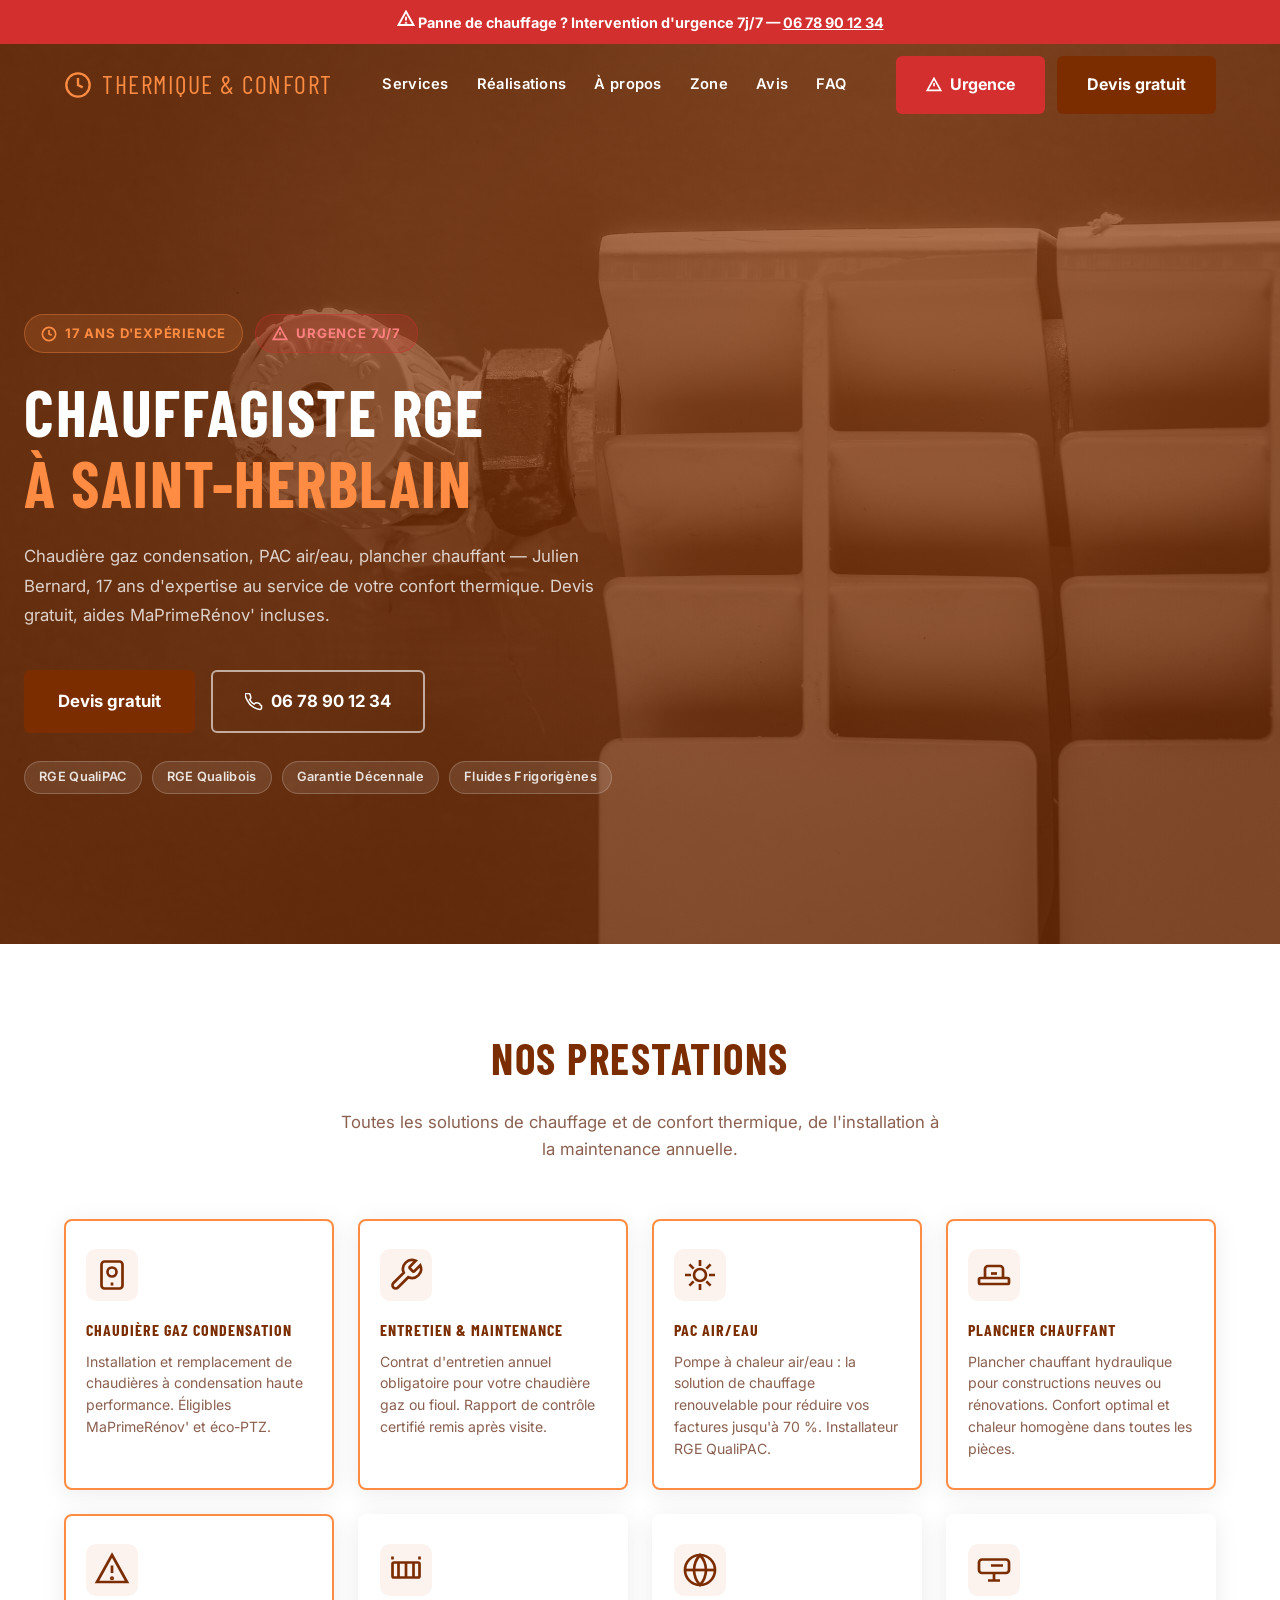
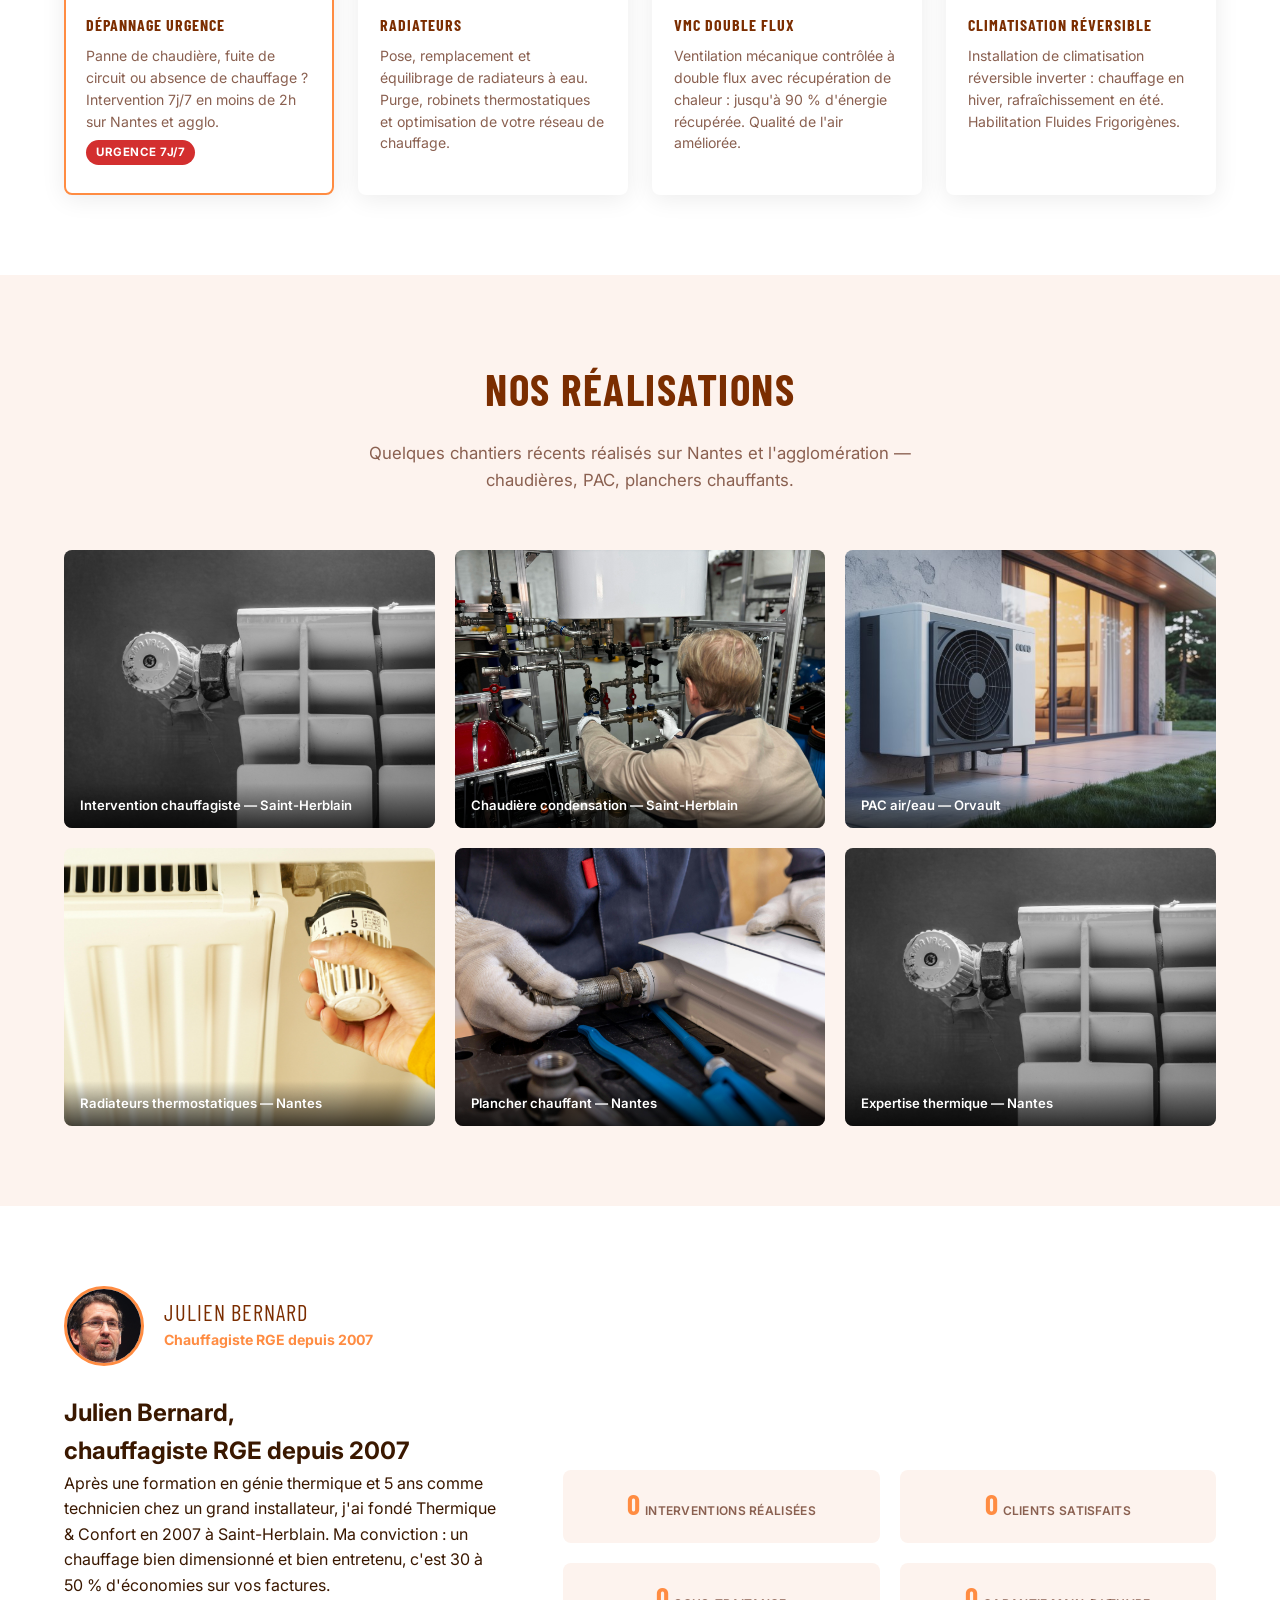
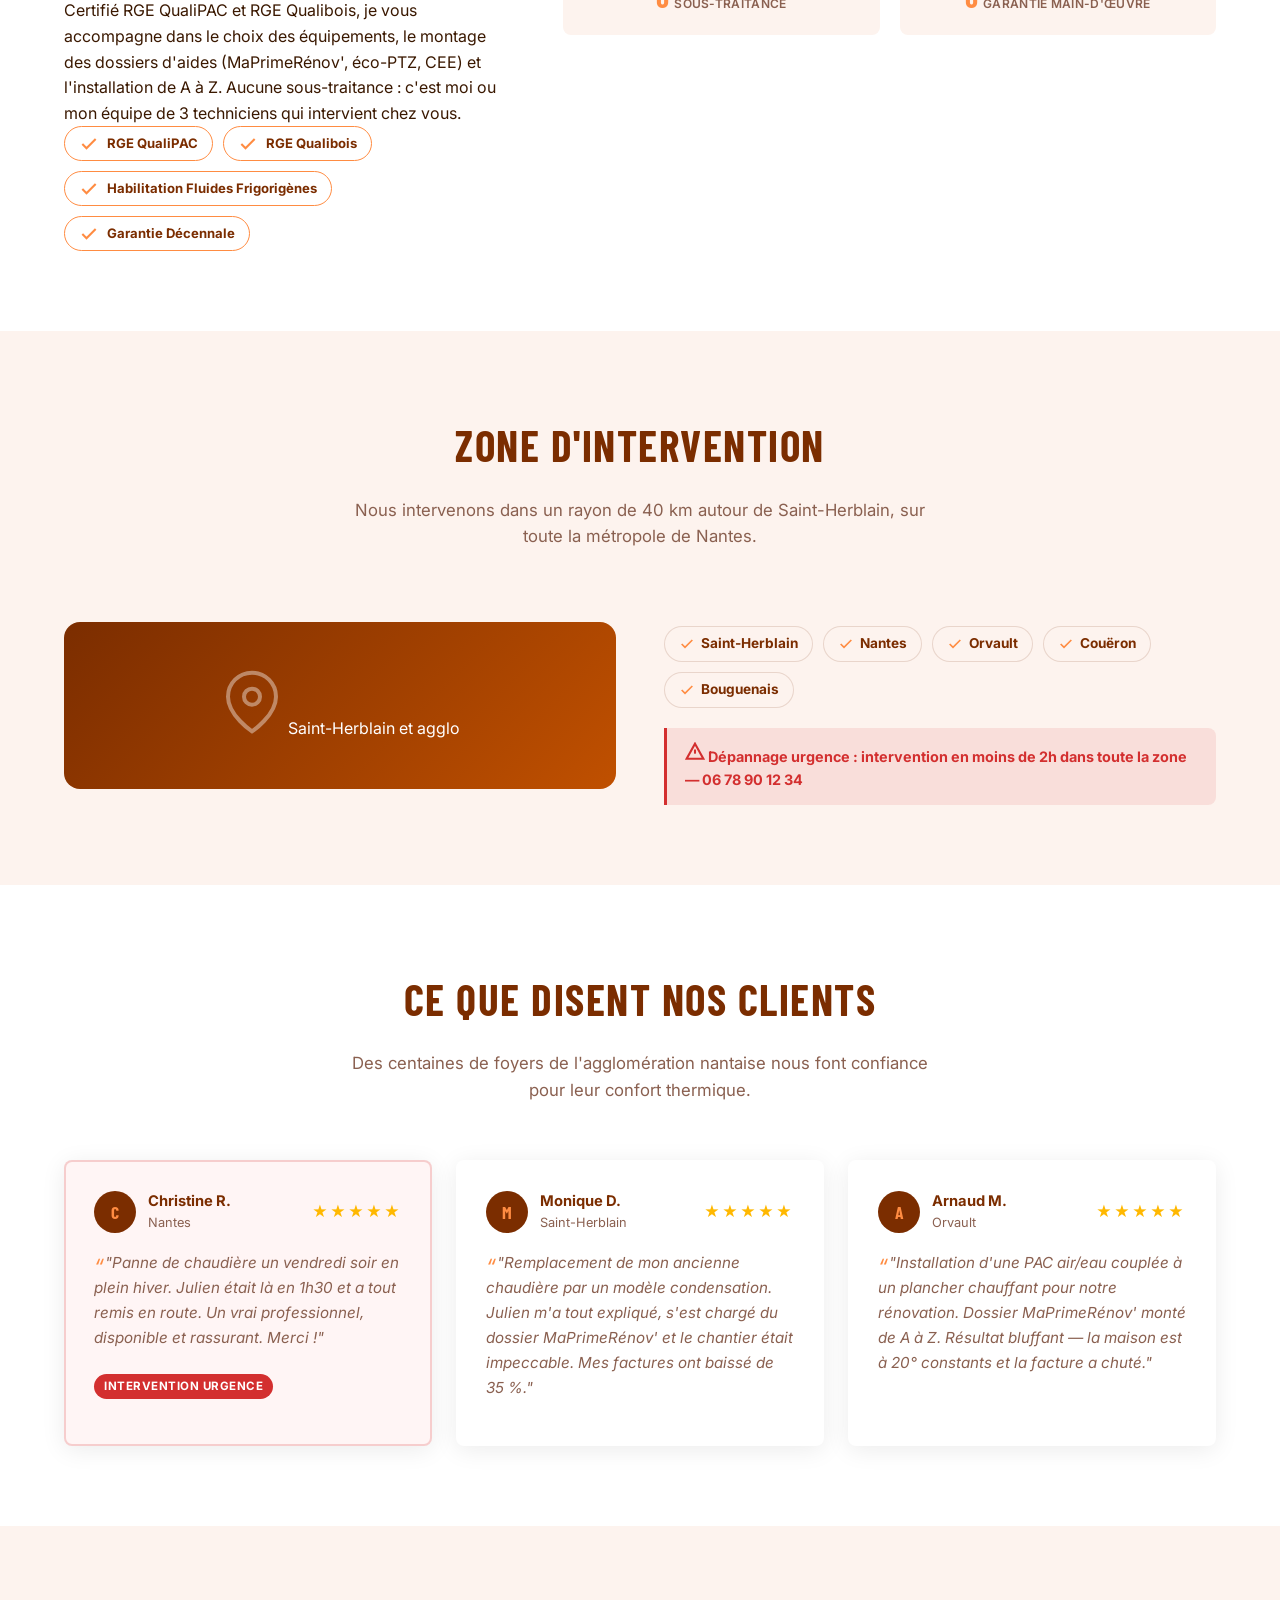
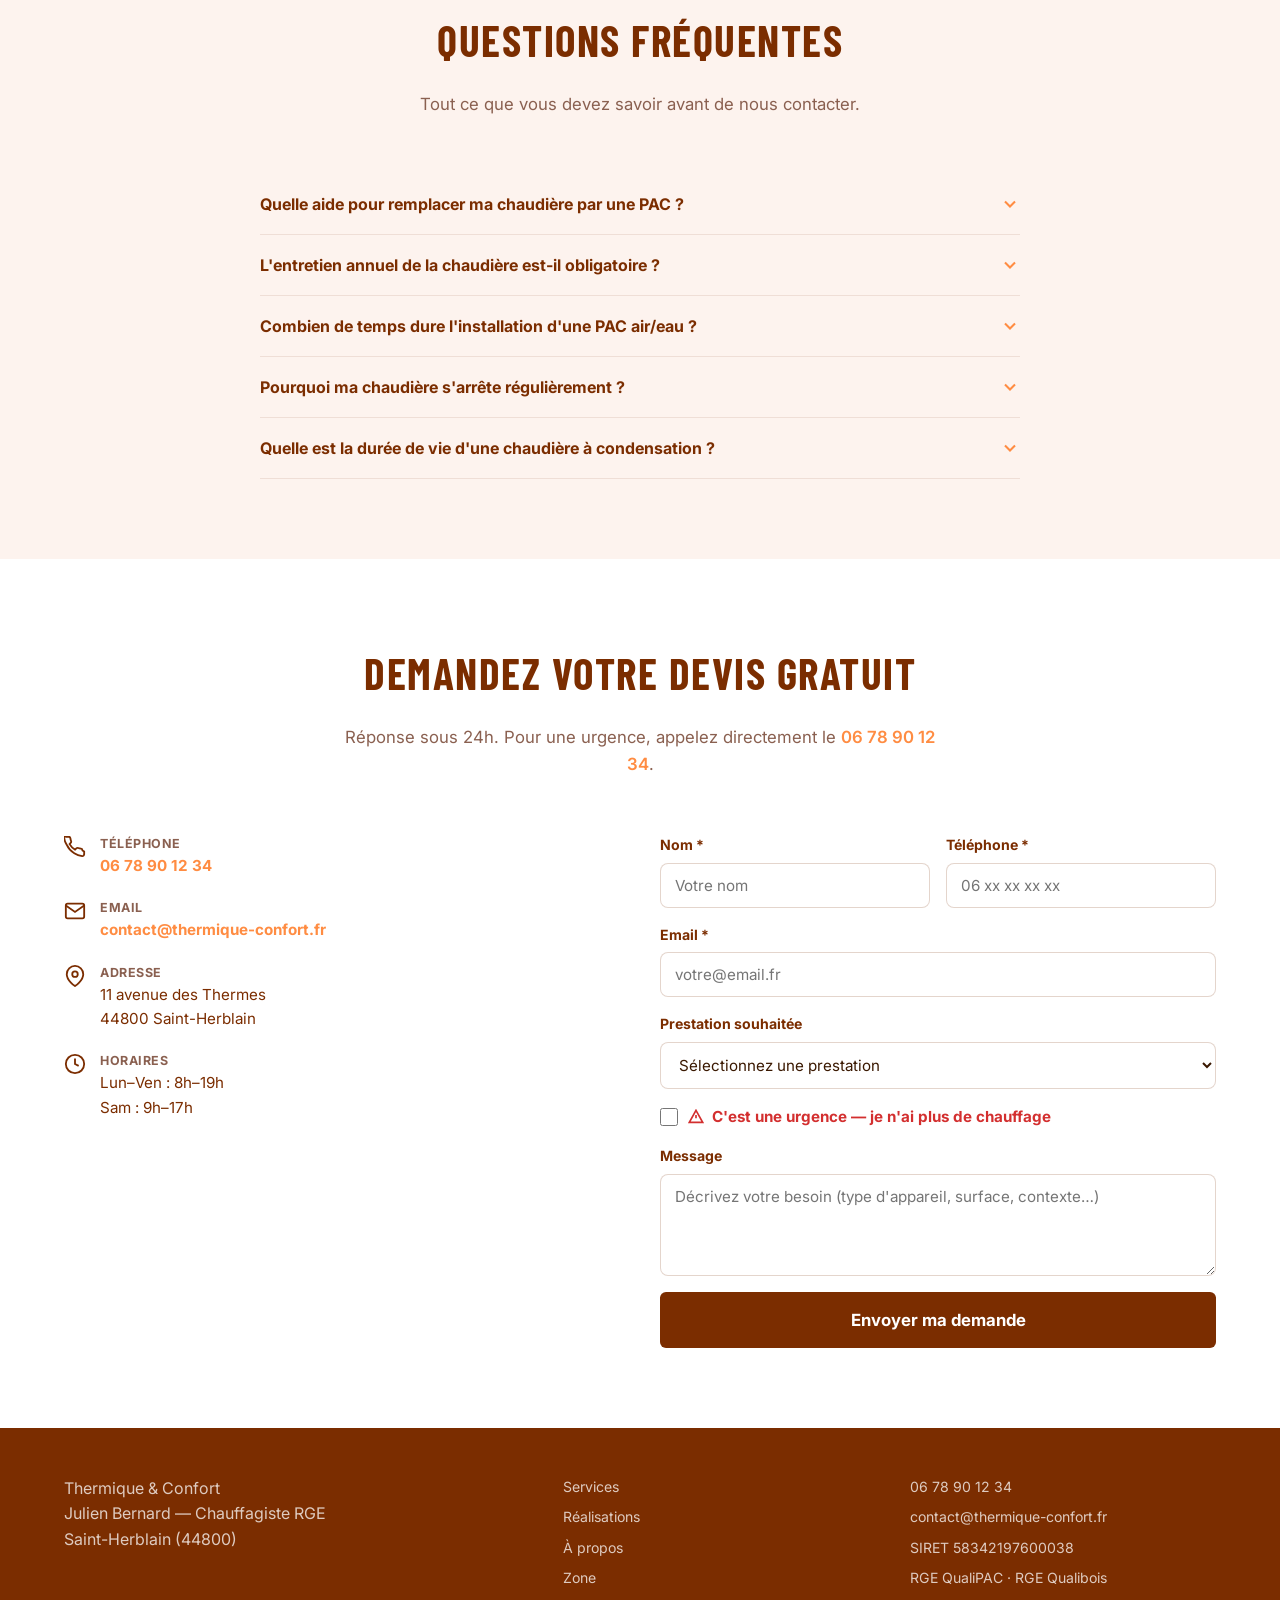
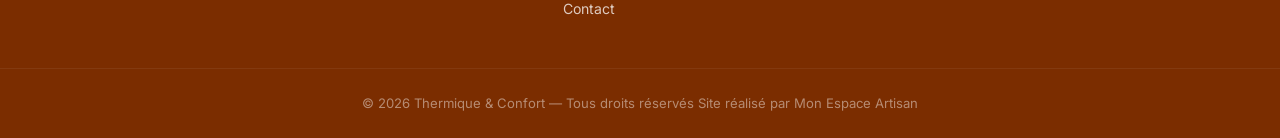
<file: chauffagiste/index.html>
<!DOCTYPE html>
<html lang="fr">
<head>
  <meta charset="UTF-8" />
  <meta name="viewport" content="width=device-width, initial-scale=1.0" />
  <title>Thermique &amp; Confort — Chauffagiste RGE à Saint-Herblain (44)</title>
  <meta name="description" content="Julien Bernard, chauffagiste RGE à Saint-Herblain. Chaudière gaz condensation, PAC air/eau, plancher chauffant, dépannage urgence 7j/7. Intervention rapide sur Nantes et agglo." />
  <link rel="preconnect" href="https://fonts.googleapis.com" />
  <link rel="preconnect" href="https://fonts.gstatic.com" crossorigin />
  <link href="https://fonts.googleapis.com/css2?family=Barlow+Condensed:wght@400;600;700;800&family=Inter:wght@400;500;600&display=swap" rel="stylesheet" />
  <link rel="stylesheet" href="style.css" />
  <script type="application/ld+json">
  {
    "@context": "https://schema.org",
    "@type": ["LocalBusiness", "EmergencyService"],
    "name": "Thermique & Confort",
    "description": "Chauffagiste RGE à Saint-Herblain — chaudière gaz condensation, PAC air/eau, plancher chauffant, dépannage urgence 7j/7",
    "telephone": "+33678901234",
    "email": "contact@thermique-confort.fr",
    "url": "https://thermique-confort.fr",
    "address": {
      "@type": "PostalAddress",
      "streetAddress": "11 avenue des Thermes",
      "addressLocality": "Saint-Herblain",
      "postalCode": "44800",
      "addressCountry": "FR"
    },
    "geo": { "@type": "GeoCoordinates", "latitude": 47.2186, "longitude": -1.6117 },
    "openingHours": ["Mo-Fr 08:00-19:00", "Sa 09:00-17:00"],
    "priceRange": "€€",
    "currenciesAccepted": "EUR",
    "paymentAccepted": "Carte, Virement, Chèque",
    "areaServed": ["Saint-Herblain", "Nantes", "Orvault", "Couëron", "Bouguenais"],
    "founder": { "@type": "Person", "name": "Julien Bernard" },
    "foundingDate": "2007",
    "numberOfEmployees": 3,
    "hasCredential": ["RGE QualiPAC", "RGE Qualibois", "Habilitation Fluides Frigorigènes", "Garantie Décennale"]
  }
  </script>
</head>
<body>

  <!-- BANDEAU URGENCE -->
  <div class="urgence-bar">
    <svg width="18" height="18" viewBox="0 0 24 24" fill="none" stroke="currentColor" stroke-width="2.5"><polygon points="12 2 22 20 2 20"/><line x1="12" y1="9" x2="12" y2="14"/><circle cx="12" cy="17.5" r="0.5" fill="currentColor"/></svg>
    <strong>Panne de chauffage ?</strong> Intervention d'urgence 7j/7 — <a href="tel:0678901234">06 78 90 12 34</a>
  </div>

  <!-- HEADER -->
  <header id="header">
    <div class="header-inner">
      <a href="#hero" class="logo">
        <span class="logo-icon">
          <svg width="28" height="28" viewBox="0 0 24 24" fill="none" stroke="currentColor" stroke-width="2"><path d="M12 2C6.48 2 2 6.48 2 12s4.48 10 10 10 10-4.48 10-10S17.52 2 12 2z"/><path d="M12 6v6l4 2"/></svg>
        </span>
        <span class="logo-text">Thermique &amp; Confort</span>
      </a>
      <nav class="nav-links">
        <a href="#services">Services</a>
        <a href="#realisations">Réalisations</a>
        <a href="#apropos">À propos</a>
        <a href="#zone">Zone</a>
        <a href="#avis">Avis</a>
        <a href="#faq">FAQ</a>
      </nav>
      <div class="header-cta">
        <a href="tel:0678901234" class="btn-urgence">
          <svg width="16" height="16" viewBox="0 0 24 24" fill="none" stroke="currentColor" stroke-width="2.5"><polygon points="12 2 22 20 2 20"/><line x1="12" y1="9" x2="12" y2="14"/></svg>
          Urgence
        </a>
        <a href="#contact" class="btn-primary">Devis gratuit</a>
      </div>
      <button class="hamburger" id="hamburger" aria-label="Menu">
        <span></span><span></span><span></span>
      </button>
    </div>
  </header>

  <!-- MENU MOBILE -->
  <nav class="mobile-nav" id="mobileNav">
    <button class="mobile-close" id="mobileClose" aria-label="Fermer">✕</button>
    <a href="#services">Services</a>
    <a href="#realisations">Réalisations</a>
    <a href="#apropos">À propos</a>
    <a href="#zone">Zone</a>
    <a href="#avis">Avis</a>
    <a href="#faq">FAQ</a>
    <a href="#contact" class="btn-primary">Devis gratuit</a>
    <a href="tel:0678901234" class="btn-urgence">Urgence 7j/7</a>
  </nav>

  <!-- HERO -->
  <section class="hero" id="hero">
    <div class="hero-bg"></div>
    <div class="hero-content">
      <div class="hero-badges">
        <span class="hero-badge float">
          <svg width="16" height="16" viewBox="0 0 24 24" fill="none" stroke="currentColor" stroke-width="2.5"><circle cx="12" cy="12" r="10"/><path d="M12 6v6l4 2"/></svg>
          17 ans d'expérience
        </span>
        <span class="hero-badge hero-badge--urgence float" style="animation-delay:.3s">
          <svg width="16" height="16" viewBox="0 0 24 24" fill="none" stroke="currentColor" stroke-width="2.5"><polygon points="12 2 22 20 2 20"/><line x1="12" y1="9" x2="12" y2="14"/></svg>
          Urgence 7j/7
        </span>
      </div>
      <h1>Chauffagiste RGE<br /><em>à Saint-Herblain</em></h1>
      <p class="hero-sub">Chaudière gaz condensation, PAC air/eau, plancher chauffant — Julien Bernard, 17 ans d'expertise au service de votre confort thermique. Devis gratuit, aides MaPrimeRénov' incluses.</p>
      <div class="hero-actions">
        <a href="#contact" class="btn-primary btn-lg">Devis gratuit</a>
        <a href="tel:0678901234" class="btn-outline btn-lg">
          <svg width="18" height="18" viewBox="0 0 24 24" fill="none" stroke="currentColor" stroke-width="2"><path d="M22 16.92v3a2 2 0 01-2.18 2 19.8 19.8 0 01-8.63-3.07A19.5 19.5 0 013.07 9.81a19.8 19.8 0 01-3.07-8.68A2 2 0 012 .82h3a2 2 0 012 1.72c.13 1 .37 1.97.7 2.9a2 2 0 01-.45 2.11L6.09 8.91a16 16 0 006 6l1.36-1.36a2 2 0 012.11-.45c.93.34 1.9.57 2.9.7a2 2 0 011.72 2.02z"/></svg>
          06 78 90 12 34
        </a>
      </div>
      <div class="hero-certs">
        <span>RGE QualiPAC</span>
        <span>RGE Qualibois</span>
        <span>Garantie Décennale</span>
        <span>Fluides Frigorigènes</span>
      </div>
    </div>
  </section>

  <!-- SERVICES -->
  <section class="services section" id="services">
    <div class="container">
      <div class="section-header">
        <h2>Nos prestations</h2>
        <p>Toutes les solutions de chauffage et de confort thermique, de l'installation à la maintenance annuelle.</p>
      </div>
      <div class="services-grid">

        <!-- Chaudière gaz condensation — featured -->
        <div class="service-card featured">
          <div class="service-icon">
            <svg width="36" height="36" viewBox="0 0 24 24" fill="none" stroke="currentColor" stroke-width="1.8"><rect x="5" y="3" width="14" height="18" rx="2"/><circle cx="12" cy="10" r="3"/><line x1="12" y1="17" x2="12" y2="19"/><line x1="8" y1="7" x2="8" y2="7"/><line x1="16" y1="7" x2="16" y2="7"/></svg>
          </div>
          <h3>Chaudière gaz condensation</h3>
          <p>Installation et remplacement de chaudières à condensation haute performance. Éligibles MaPrimeRénov' et éco-PTZ.</p>
        </div>

        <!-- Entretien/maintenance — featured -->
        <div class="service-card featured">
          <div class="service-icon">
            <svg width="36" height="36" viewBox="0 0 24 24" fill="none" stroke="currentColor" stroke-width="1.8"><path d="M14.7 6.3a1 1 0 000 1.4l1.6 1.6a1 1 0 001.4 0l3.77-3.77a6 6 0 01-7.94 7.94l-6.91 6.91a2.12 2.12 0 01-3-3l6.91-6.91a6 6 0 017.94-7.94l-3.77 3.77z"/></svg>
          </div>
          <h3>Entretien &amp; maintenance</h3>
          <p>Contrat d'entretien annuel obligatoire pour votre chaudière gaz ou fioul. Rapport de contrôle certifié remis après visite.</p>
        </div>

        <!-- PAC air/eau — featured -->
        <div class="service-card featured">
          <div class="service-icon">
            <svg width="36" height="36" viewBox="0 0 24 24" fill="none" stroke="currentColor" stroke-width="1.8"><path d="M12 2v4M12 18v4M4.93 4.93l2.83 2.83M16.24 16.24l2.83 2.83M2 12h4M18 12h4M4.93 19.07l2.83-2.83M16.24 7.76l2.83-2.83"/><circle cx="12" cy="12" r="4"/></svg>
          </div>
          <h3>PAC air/eau</h3>
          <p>Pompe à chaleur air/eau : la solution de chauffage renouvelable pour réduire vos factures jusqu'à 70 %. Installateur RGE QualiPAC.</p>
        </div>

        <!-- Plancher chauffant — featured -->
        <div class="service-card featured">
          <div class="service-icon">
            <svg width="36" height="36" viewBox="0 0 24 24" fill="none" stroke="currentColor" stroke-width="1.8"><rect x="2" y="14" width="20" height="4" rx="1"/><path d="M6 14V8a2 2 0 012-2h8a2 2 0 012 2v6"/><path d="M10 11h4"/></svg>
          </div>
          <h3>Plancher chauffant</h3>
          <p>Plancher chauffant hydraulique pour constructions neuves ou rénovations. Confort optimal et chaleur homogène dans toutes les pièces.</p>
        </div>

        <!-- Dépannage urgence — featured -->
        <div class="service-card featured">
          <div class="service-icon">
            <svg width="36" height="36" viewBox="0 0 24 24" fill="none" stroke="currentColor" stroke-width="1.8"><polygon points="12 2 22 20 2 20"/><line x1="12" y1="9" x2="12" y2="14"/><circle cx="12" cy="17.5" r="0.5" fill="currentColor"/></svg>
          </div>
          <h3>Dépannage urgence</h3>
          <p>Panne de chaudière, fuite de circuit ou absence de chauffage ? Intervention 7j/7 en moins de 2h sur Nantes et agglo.</p>
          <span class="badge-urgence">URGENCE 7j/7</span>
        </div>

        <!-- Radiateurs -->
        <div class="service-card">
          <div class="service-icon">
            <svg width="36" height="36" viewBox="0 0 24 24" fill="none" stroke="currentColor" stroke-width="1.8"><rect x="3" y="7" width="18" height="10" rx="1"/><line x1="7" y1="7" x2="7" y2="17"/><line x1="12" y1="7" x2="12" y2="17"/><line x1="17" y1="7" x2="17" y2="17"/><line x1="3" y1="3" x2="3" y2="5"/><line x1="21" y1="3" x2="21" y2="5"/></svg>
          </div>
          <h3>Radiateurs</h3>
          <p>Pose, remplacement et équilibrage de radiateurs à eau. Purge, robinets thermostatiques et optimisation de votre réseau de chauffage.</p>
        </div>

        <!-- VMC double flux -->
        <div class="service-card">
          <div class="service-icon">
            <svg width="36" height="36" viewBox="0 0 24 24" fill="none" stroke="currentColor" stroke-width="1.8"><circle cx="12" cy="12" r="10"/><path d="M12 2a15.3 15.3 0 014 10 15.3 15.3 0 01-4 10 15.3 15.3 0 01-4-10 15.3 15.3 0 014-10z"/><path d="M2 12h20"/></svg>
          </div>
          <h3>VMC double flux</h3>
          <p>Ventilation mécanique contrôlée à double flux avec récupération de chaleur : jusqu'à 90 % d'énergie récupérée. Qualité de l'air améliorée.</p>
        </div>

        <!-- Climatisation réversible -->
        <div class="service-card">
          <div class="service-icon">
            <svg width="36" height="36" viewBox="0 0 24 24" fill="none" stroke="currentColor" stroke-width="1.8"><rect x="2" y="5" width="20" height="9" rx="2"/><path d="M8 19h8M12 14v5"/><path d="M6 9h.01M10 9h8"/></svg>
          </div>
          <h3>Climatisation réversible</h3>
          <p>Installation de climatisation réversible inverter : chauffage en hiver, rafraîchissement en été. Habilitation Fluides Frigorigènes.</p>
        </div>

      </div>
    </div>
  </section>

  <!-- RÉALISATIONS -->
  <section class="realisations section section--alt" id="realisations">
    <div class="container">
      <div class="section-header">
        <h2>Nos réalisations</h2>
        <p>Quelques chantiers récents réalisés sur Nantes et l'agglomération — chaudières, PAC, planchers chauffants.</p>
      </div>
      <div class="gallery-grid">
        <div class="gallery-item">
          <img src="images/hero.jpg" alt="Chauffagiste en intervention — Thermique & Confort Saint-Herblain" loading="lazy">
          <div class="gallery-caption">Intervention chauffagiste — Saint-Herblain</div>
        </div>
        <div class="gallery-item">
          <img src="images/chaudiere.jpg" alt="Chaudière condensation installée — Thermique & Confort Saint-Herblain" loading="lazy">
          <div class="gallery-caption">Chaudière condensation — Saint-Herblain</div>
        </div>
        <div class="gallery-item">
          <img src="images/pac.jpg" alt="PAC air/eau installée — Thermique & Confort Orvault" loading="lazy">
          <div class="gallery-caption">PAC air/eau — Orvault</div>
        </div>
        <div class="gallery-item">
          <img src="images/radiateur.jpg" alt="Radiateurs thermostatiques installés — Thermique & Confort Nantes" loading="lazy">
          <div class="gallery-caption">Radiateurs thermostatiques — Nantes</div>
        </div>
        <div class="gallery-item">
          <img src="images/installation.jpg" alt="Plancher chauffant hydraulique — Thermique & Confort Nantes" loading="lazy">
          <div class="gallery-caption">Plancher chauffant — Nantes</div>
        </div>
        <div class="gallery-item">
          <img src="images/hero.jpg" alt="Savoir-faire thermique professionnelle — Thermique & Confort" loading="lazy">
          <div class="gallery-caption">Expertise thermique — Nantes</div>
        </div>
      </div>
    </div>
  </section>

  <!-- À PROPOS -->
  <section class="apropos section" id="apropos">
    <div class="container apropos-inner">
      <div class="apropos-text">
        <div class="apropos-header">
          <img src="images/avatar.jpg" alt="Julien Bernard, chauffagiste RGE à Saint-Herblain" class="apropos-avatar-img" width="80" height="80" loading="lazy">
          <div class="apropos-header-info">
            <p class="apropos-name">Julien Bernard</p>
            <p class="apropos-title-txt">Chauffagiste RGE depuis 2007</p>
          </div>
        </div>
        <h2>Julien Bernard,<br />chauffagiste RGE depuis 2007</h2>
        <p>Après une formation en génie thermique et 5 ans comme technicien chez un grand installateur, j'ai fondé Thermique &amp; Confort en 2007 à Saint-Herblain. Ma conviction : un chauffage bien dimensionné et bien entretenu, c'est 30 à 50 % d'économies sur vos factures.</p>
        <p>Certifié RGE QualiPAC et RGE Qualibois, je vous accompagne dans le choix des équipements, le montage des dossiers d'aides (MaPrimeRénov', éco-PTZ, CEE) et l'installation de A à Z. Aucune sous-traitance : c'est moi ou mon équipe de 3 techniciens qui intervient chez vous.</p>
        <ul class="apropos-certifs">
          <li>
            <svg width="20" height="20" viewBox="0 0 24 24" fill="none" stroke="currentColor" stroke-width="2.5"><polyline points="20 6 9 17 4 12"/></svg>
            RGE QualiPAC
          </li>
          <li>
            <svg width="20" height="20" viewBox="0 0 24 24" fill="none" stroke="currentColor" stroke-width="2.5"><polyline points="20 6 9 17 4 12"/></svg>
            RGE Qualibois
          </li>
          <li>
            <svg width="20" height="20" viewBox="0 0 24 24" fill="none" stroke="currentColor" stroke-width="2.5"><polyline points="20 6 9 17 4 12"/></svg>
            Habilitation Fluides Frigorigènes
          </li>
          <li>
            <svg width="20" height="20" viewBox="0 0 24 24" fill="none" stroke="currentColor" stroke-width="2.5"><polyline points="20 6 9 17 4 12"/></svg>
            Garantie Décennale
          </li>
        </ul>
      </div>
      <div class="apropos-stats">
        <div class="stat-card">
          <span class="stat-num" data-target="920" data-suffix="">0</span>
          <span class="stat-label">Interventions réalisées</span>
        </div>
        <div class="stat-card">
          <span class="stat-num" data-target="100" data-suffix="%">0</span>
          <span class="stat-label">Clients satisfaits</span>
        </div>
        <div class="stat-card">
          <span class="stat-num" data-target="0" data-suffix="%">0</span>
          <span class="stat-label">Sous-traitance</span>
        </div>
        <div class="stat-card">
          <span class="stat-num" data-target="2" data-suffix=" ans">0</span>
          <span class="stat-label">Garantie main-d'œuvre</span>
        </div>
      </div>
    </div>
  </section>

  <!-- ZONE D'INTERVENTION -->
  <section class="zone section section--alt" id="zone">
    <div class="container">
      <div class="section-header">
        <h2>Zone d'intervention</h2>
        <p>Nous intervenons dans un rayon de 40 km autour de Saint-Herblain, sur toute la métropole de Nantes.</p>
      </div>
      <div class="zone-inner">
        <div class="zone-map">
          <div class="zone-map-placeholder">
            <svg width="64" height="64" viewBox="0 0 24 24" fill="none" stroke="currentColor" stroke-width="1.5" opacity=".4"><path d="M21 10c0 7-9 13-9 13s-9-6-9-13a9 9 0 0118 0z"/><circle cx="12" cy="10" r="3"/></svg>
            <span>Saint-Herblain et agglo</span>
          </div>
        </div>
        <div class="zone-content">
          <div class="zone-communes">
            <div class="zone-commune">
              <svg width="16" height="16" viewBox="0 0 24 24" fill="none" stroke="currentColor" stroke-width="2.5"><polyline points="20 6 9 17 4 12"/></svg>
              Saint-Herblain
            </div>
            <div class="zone-commune">
              <svg width="16" height="16" viewBox="0 0 24 24" fill="none" stroke="currentColor" stroke-width="2.5"><polyline points="20 6 9 17 4 12"/></svg>
              Nantes
            </div>
            <div class="zone-commune">
              <svg width="16" height="16" viewBox="0 0 24 24" fill="none" stroke="currentColor" stroke-width="2.5"><polyline points="20 6 9 17 4 12"/></svg>
              Orvault
            </div>
            <div class="zone-commune">
              <svg width="16" height="16" viewBox="0 0 24 24" fill="none" stroke="currentColor" stroke-width="2.5"><polyline points="20 6 9 17 4 12"/></svg>
              Couëron
            </div>
            <div class="zone-commune">
              <svg width="16" height="16" viewBox="0 0 24 24" fill="none" stroke="currentColor" stroke-width="2.5"><polyline points="20 6 9 17 4 12"/></svg>
              Bouguenais
            </div>
          </div>
          <div class="zone-urgence-note">
            <svg width="20" height="20" viewBox="0 0 24 24" fill="none" stroke="currentColor" stroke-width="2.5"><polygon points="12 2 22 20 2 20"/><line x1="12" y1="9" x2="12" y2="14"/></svg>
            <span>Dépannage urgence : intervention en moins de 2h dans toute la zone — <a href="tel:0678901234">06 78 90 12 34</a></span>
          </div>
        </div>
      </div>
    </div>
  </section>

  <!-- AVIS CLIENTS -->
  <section class="avis section" id="avis">
    <div class="container">
      <div class="section-header">
        <h2>Ce que disent nos clients</h2>
        <p>Des centaines de foyers de l'agglomération nantaise nous font confiance pour leur confort thermique.</p>
      </div>
      <div class="temoignages-grid">

        <div class="temoignage-card temoignage-card--urgence">
          <div class="temoignage-header">
            <div class="temoignage-avatar">C</div>
            <div>
              <strong>Christine R.</strong>
              <span>Nantes</span>
            </div>
            <div class="temoignage-stars">★★★★★</div>
          </div>
          <p class="temoignage-text">"Panne de chaudière un vendredi soir en plein hiver. Julien était là en 1h30 et a tout remis en route. Un vrai professionnel, disponible et rassurant. Merci !"</p>
          <span class="badge-urgence">Intervention urgence</span>
        </div>

        <div class="temoignage-card">
          <div class="temoignage-header">
            <div class="temoignage-avatar">M</div>
            <div>
              <strong>Monique D.</strong>
              <span>Saint-Herblain</span>
            </div>
            <div class="temoignage-stars">★★★★★</div>
          </div>
          <p class="temoignage-text">"Remplacement de mon ancienne chaudière par un modèle condensation. Julien m'a tout expliqué, s'est chargé du dossier MaPrimeRénov' et le chantier était impeccable. Mes factures ont baissé de 35 %."</p>
        </div>

        <div class="temoignage-card">
          <div class="temoignage-header">
            <div class="temoignage-avatar">A</div>
            <div>
              <strong>Arnaud M.</strong>
              <span>Orvault</span>
            </div>
            <div class="temoignage-stars">★★★★★</div>
          </div>
          <p class="temoignage-text">"Installation d'une PAC air/eau couplée à un plancher chauffant pour notre rénovation. Dossier MaPrimeRénov' monté de A à Z. Résultat bluffant — la maison est à 20° constants et la facture a chuté."</p>
        </div>

      </div>
    </div>
  </section>

  <!-- FAQ -->
  <section class="faq section section--alt" id="faq">
    <div class="container">
      <div class="section-header">
        <h2>Questions fréquentes</h2>
        <p>Tout ce que vous devez savoir avant de nous contacter.</p>
      </div>
      <div class="faq-list">

        <div class="faq-item">
          <button class="faq-question">
            Quelle aide pour remplacer ma chaudière par une PAC ?
            <svg class="faq-icon" width="20" height="20" viewBox="0 0 24 24" fill="none" stroke="currentColor" stroke-width="2.5"><polyline points="6 9 12 15 18 9"/></svg>
          </button>
          <div class="faq-answer">
            <p>Plusieurs aides sont cumulables : <strong>MaPrimeRénov'</strong> (jusqu'à 4 000 € pour une PAC air/eau), <strong>l'éco-PTZ</strong> (prêt à taux zéro), les <strong>CEE</strong> (Certificats d'Économies d'Énergie) et la TVA réduite à 5,5 %. Nous montons votre dossier entièrement. Appelez-nous pour une estimation personnalisée.</p>
          </div>
        </div>

        <div class="faq-item">
          <button class="faq-question">
            L'entretien annuel de la chaudière est-il obligatoire ?
            <svg class="faq-icon" width="20" height="20" viewBox="0 0 24 24" fill="none" stroke="currentColor" stroke-width="2.5"><polyline points="6 9 12 15 18 9"/></svg>
          </button>
          <div class="faq-answer">
            <p>Oui, l'entretien annuel est <strong>obligatoire</strong> pour toute chaudière à gaz ou fioul de puissance supérieure à 4 kW. Il doit être réalisé par un professionnel qualifié qui remet une attestation. En cas de sinistre, l'absence d'entretien peut entraîner un refus de prise en charge par l'assurance.</p>
          </div>
        </div>

        <div class="faq-item">
          <button class="faq-question">
            Combien de temps dure l'installation d'une PAC air/eau ?
            <svg class="faq-icon" width="20" height="20" viewBox="0 0 24 24" fill="none" stroke="currentColor" stroke-width="2.5"><polyline points="6 9 12 15 18 9"/></svg>
          </button>
          <div class="faq-answer">
            <p>Pour une installation standard en remplacement d'une chaudière existante, comptez <strong>2 à 3 jours</strong>. Si des travaux de réseau sont nécessaires (remplacement des émetteurs ou pose d'un plancher chauffant), le chantier s'étend sur 3 à 5 jours. Nous planifions les travaux pour minimiser l'interruption de chauffage.</p>
          </div>
        </div>

        <div class="faq-item">
          <button class="faq-question">
            Pourquoi ma chaudière s'arrête régulièrement ?
            <svg class="faq-icon" width="20" height="20" viewBox="0 0 24 24" fill="none" stroke="currentColor" stroke-width="2.5"><polyline points="6 9 12 15 18 9"/></svg>
          </button>
          <div class="faq-answer">
            <p>Les causes les plus fréquentes sont : une pression d'eau basse dans le circuit (vérifiez le manomètre, entre 1 et 2 bars), un filtre encrassé, un problème de sonde ou de carte électronique. Si votre chaudière affiche un code erreur, notez-le avant d'appeler — cela accélère le diagnostic et l'intervention.</p>
          </div>
        </div>

        <div class="faq-item">
          <button class="faq-question">
            Quelle est la durée de vie d'une chaudière à condensation ?
            <svg class="faq-icon" width="20" height="20" viewBox="0 0 24 24" fill="none" stroke="currentColor" stroke-width="2.5"><polyline points="6 9 12 15 18 9"/></svg>
          </button>
          <div class="faq-answer">
            <p>Une chaudière à condensation correctement entretenue dure en moyenne <strong>15 à 20 ans</strong>. L'entretien annuel est la clé : il prévient les pannes, maintient le rendement et prolonge la durée de vie de l'appareil. Au-delà de 15 ans, un remplacement peut être plus économique que des réparations répétées.</p>
          </div>
        </div>

      </div>
    </div>
  </section>

  <!-- CONTACT -->
  <section class="contact section" id="contact">
    <div class="container">
      <div class="section-header">
        <h2>Demandez votre devis gratuit</h2>
        <p>Réponse sous 24h. Pour une urgence, appelez directement le <a href="tel:0678901234" style="color:var(--color-accent);font-weight:600;">06 78 90 12 34</a>.</p>
      </div>
      <div class="contact-inner">
        <div class="contact-info">
          <div class="contact-item">
            <svg width="22" height="22" viewBox="0 0 24 24" fill="none" stroke="currentColor" stroke-width="2"><path d="M22 16.92v3a2 2 0 01-2.18 2 19.8 19.8 0 01-8.63-3.07A19.5 19.5 0 013.07 9.81a19.8 19.8 0 01-3.07-8.68A2 2 0 012 .82h3a2 2 0 012 1.72c.13 1 .37 1.97.7 2.9a2 2 0 01-.45 2.11L6.09 8.91a16 16 0 006 6l1.36-1.36a2 2 0 012.11-.45c.93.34 1.9.57 2.9.7a2 2 0 011.72 2.02z"/></svg>
            <div>
              <strong>Téléphone</strong>
              <a href="tel:0678901234">06 78 90 12 34</a>
            </div>
          </div>
          <div class="contact-item">
            <svg width="22" height="22" viewBox="0 0 24 24" fill="none" stroke="currentColor" stroke-width="2"><path d="M4 4h16c1.1 0 2 .9 2 2v12c0 1.1-.9 2-2 2H4c-1.1 0-2-.9-2-2V6c0-1.1.9-2 2-2z"/><polyline points="22,6 12,13 2,6"/></svg>
            <div>
              <strong>Email</strong>
              <a href="mailto:contact@thermique-confort.fr">contact@thermique-confort.fr</a>
            </div>
          </div>
          <div class="contact-item">
            <svg width="22" height="22" viewBox="0 0 24 24" fill="none" stroke="currentColor" stroke-width="2"><path d="M21 10c0 7-9 13-9 13s-9-6-9-13a9 9 0 0118 0z"/><circle cx="12" cy="10" r="3"/></svg>
            <div>
              <strong>Adresse</strong>
              <span>11 avenue des Thermes<br />44800 Saint-Herblain</span>
            </div>
          </div>
          <div class="contact-item">
            <svg width="22" height="22" viewBox="0 0 24 24" fill="none" stroke="currentColor" stroke-width="2"><circle cx="12" cy="12" r="10"/><polyline points="12 6 12 12 16 14"/></svg>
            <div>
              <strong>Horaires</strong>
              <span>Lun–Ven : 8h–19h<br />Sam : 9h–17h</span>
            </div>
          </div>
        </div>
        <div class="contact-form-wrap">
          <form id="contactForm" novalidate>
            <div class="form-row">
              <div class="form-group">
                <label for="nom">Nom *</label>
                <input type="text" id="nom" name="nom" placeholder="Votre nom" required />
              </div>
              <div class="form-group">
                <label for="telephone">Téléphone *</label>
                <input type="tel" id="telephone" name="telephone" placeholder="06 xx xx xx xx" required />
              </div>
            </div>
            <div class="form-group">
              <label for="email">Email *</label>
              <input type="email" id="email" name="email" placeholder="votre@email.fr" required />
            </div>
            <div class="form-group">
              <label for="prestation">Prestation souhaitée</label>
              <select id="prestation" name="prestation">
                <option value="">Sélectionnez une prestation</option>
                <option>Chaudière gaz condensation</option>
                <option>Entretien / maintenance</option>
                <option>PAC air/eau</option>
                <option>Plancher chauffant</option>
                <option>Dépannage urgence</option>
                <option>Radiateurs</option>
                <option>VMC double flux</option>
                <option>Climatisation réversible</option>
                <option>Autre</option>
              </select>
            </div>
            <div class="form-urgence-row" id="urgenceRow">
              <label class="urgence-checkbox">
                <input type="checkbox" id="urgenceCheck" name="urgence" />
                <span class="urgence-checkbox-label">
                  <svg width="16" height="16" viewBox="0 0 24 24" fill="none" stroke="currentColor" stroke-width="2.5"><polygon points="12 2 22 20 2 20"/><line x1="12" y1="9" x2="12" y2="14"/></svg>
                  C'est une urgence — je n'ai plus de chauffage
                </span>
              </label>
            </div>
            <div class="form-group">
              <label for="message">Message</label>
              <textarea id="message" name="message" rows="4" placeholder="Décrivez votre besoin (type d'appareil, surface, contexte…)"></textarea>
            </div>
            <button type="submit" class="btn-primary btn-lg btn-full">Envoyer ma demande</button>
          </form>
          <div id="formSuccess" style="display:none;">
            <div class="form-success">
              <svg width="48" height="48" viewBox="0 0 24 24" fill="none" stroke="currentColor" stroke-width="2"><path d="M22 11.08V12a10 10 0 11-5.93-9.14"/><polyline points="22 4 12 14.01 9 11.01"/></svg>
              <h3>Demande envoyée !</h3>
              <p>Julien Bernard vous recontacte dans les 24h. Pour une urgence : <a href="tel:0678901234">06 78 90 12 34</a></p>
            </div>
          </div>
        </div>
      </div>
    </div>
  </section>

  <!-- FOOTER -->
  <footer class="footer">
    <div class="container footer-inner">
      <div class="footer-brand">
        <span class="logo-text">Thermique &amp; Confort</span>
        <p>Julien Bernard — Chauffagiste RGE<br />Saint-Herblain (44800)</p>
      </div>
      <div class="footer-links">
        <a href="#services">Services</a>
        <a href="#realisations">Réalisations</a>
        <a href="#apropos">À propos</a>
        <a href="#zone">Zone</a>
        <a href="#contact">Contact</a>
      </div>
      <div class="footer-contact">
        <a href="tel:0678901234">06 78 90 12 34</a>
        <a href="mailto:contact@thermique-confort.fr">contact@thermique-confort.fr</a>
        <span>SIRET 58342197600038</span>
        <span>RGE QualiPAC · RGE Qualibois</span>
      </div>
    </div>
    <div class="footer-bottom">
      <span>© 2026 Thermique &amp; Confort — Tous droits réservés</span>
      <span>Site réalisé par <a href="https://mon-espace-artisan.fr">Mon Espace Artisan</a></span>
    </div>
  </footer>

  <script src="script.js"></script>
</body>
</html>
</file>
<file: chauffagiste/style.css>
/* Thermique & Confort — Julien Bernard — 2026-04-10 */

:root {
  --color-primary:   #7B2D00;
  --color-secondary: #FDF3EE;
  --color-accent:    #FF8C42;
  --color-urgence:   #D32F2F;
  --color-text:      #3A1800;
  --color-text-light:#8A6050;
  --color-white:     #FFFFFF;
  --font-display:    'Barlow Condensed', Impact, sans-serif;
  --font-body:       'Inter', system-ui, sans-serif;
  --radius-card:     8px;
  --radius-btn:      6px;
  --shadow-card:     0 4px 24px rgba(0,0,0,0.08);
  --shadow-hover:    0 8px 40px rgba(0,0,0,0.15);
  --transition:      0.25s ease;
  --max-width:       1200px;
  --section-py:      80px;
}

*, *::before, *::after { box-sizing: border-box; margin: 0; padding: 0; }
html { scroll-behavior: smooth; }
body { font-family: var(--font-body); color: var(--color-text); line-height: 1.6; }
img  { max-width: 100%; height: auto; display: block; }
a    { text-decoration: none; color: inherit; }
ul   { list-style: none; }

.container { max-width: var(--max-width); margin: 0 auto; padding: 0 24px; }
.section     { padding: var(--section-py) 0; }
.section--alt { background: var(--color-secondary); }

.section-header         { text-align: center; margin-bottom: 56px; }
.section-header h2      { font-family: var(--font-display); font-size: clamp(1.8rem, 3.5vw, 2.7rem); color: var(--color-primary); margin-bottom: 16px; letter-spacing: 1.5px; text-transform: uppercase; }
.section-header p       { color: var(--color-text-light); font-size: 1.05rem; max-width: 600px; margin: 0 auto; }
.accent-line            { width: 60px; height: 3px; background: var(--color-accent); margin: 16px auto 0; border-radius: 2px; }

.btn { display: inline-flex; align-items: center; gap: 8px; padding: 14px 28px; border-radius: var(--radius-btn); font-family: var(--font-body); font-size: 1rem; font-weight: 700; cursor: pointer; border: 2px solid transparent; transition: var(--transition); white-space: nowrap; }
.btn-primary  { background: var(--color-primary); color: var(--color-white); }
.btn-primary:hover  { background: #5a2000; transform: translateY(-2px); box-shadow: 0 6px 20px rgba(123,45,0,.3); }
.btn-secondary { background: transparent; color: var(--color-white); border-color: rgba(255,255,255,.6); }
.btn-secondary:hover { background: rgba(255,255,255,.15); transform: translateY(-2px); }
.btn-accent  { background: var(--color-accent); color: var(--color-white); border-color: var(--color-accent); }
.btn-accent:hover { background: #e57a35; transform: translateY(-2px); box-shadow: 0 6px 20px rgba(255,140,66,.4); }
.btn-urgence { background: var(--color-urgence); color: var(--color-white); border-color: var(--color-urgence); animation: pulse 1.5s infinite; }
.btn-urgence:hover { background: #b71c1c; }
@keyframes pulse { 0%,100% { transform: scale(1); } 50% { transform: scale(1.03); } }

/* BANDEAU URGENCE */
.urgence-bar { background: var(--color-urgence); color: var(--color-white); padding: 10px 0; text-align: center; font-weight: 700; font-size: .9rem; position: relative; z-index: 1001; }
.urgence-bar__inner { display: flex; align-items: center; justify-content: center; gap: 16px; flex-wrap: wrap; }
.urgence-bar a { color: var(--color-white); text-decoration: underline; font-weight: 700; }
.urgence-bar .btn-urgence-bar { background: var(--color-white); color: var(--color-urgence); padding: 4px 14px; border-radius: 100px; font-size: .82rem; font-weight: 700; transition: var(--transition); }
.urgence-bar .btn-urgence-bar:hover { background: #fce8e8; }

/* HEADER */
#header { position: fixed; top: 36px; left: 0; right: 0; z-index: 1000; transition: background var(--transition), box-shadow var(--transition), padding var(--transition), top var(--transition); padding: 20px 0; }
#header.scrolled { background: var(--color-primary); box-shadow: 0 2px 20px rgba(0,0,0,.25); padding: 12px 0; top: 0; }
.nav { display: flex; align-items: center; justify-content: space-between; gap: 16px; }
.nav-logo { font-family: var(--font-display); font-size: 1.6rem; color: var(--color-accent); letter-spacing: 1.5px; text-transform: uppercase; }
.nav-links { display: flex; align-items: center; gap: 28px; }
.nav-links a { color: var(--color-white); font-weight: 600; font-size: .92rem; letter-spacing: .3px; transition: color var(--transition); position: relative; }
.nav-links a::after { content: ''; position: absolute; bottom: -4px; left: 0; right: 0; height: 2px; background: var(--color-accent); transform: scaleX(0); transition: transform var(--transition); }
.nav-links a:hover::after, .nav-links a.active::after { transform: scaleX(1); }
.nav-links a:hover { color: var(--color-accent); }
.nav-urgence-btn { background: var(--color-urgence); color: var(--color-white); padding: 8px 18px; border-radius: var(--radius-btn); font-weight: 700; font-size: .85rem; animation: pulse 1.5s infinite; white-space: nowrap; }
.nav-urgence-btn:hover { background: #b71c1c; }
.nav-hamburger { display: none; flex-direction: column; gap: 5px; cursor: pointer; padding: 4px; background: none; border: none; }
.nav-hamburger span { display: block; width: 24px; height: 2px; background: var(--color-white); border-radius: 2px; transition: var(--transition); }
.nav-hamburger.active span:nth-child(1) { transform: rotate(45deg) translate(5px,5px); }
.nav-hamburger.active span:nth-child(2) { opacity: 0; }
.nav-hamburger.active span:nth-child(3) { transform: rotate(-45deg) translate(5px,-5px); }
.nav-mobile { display: none; position: fixed; inset: 0; background: var(--color-primary); z-index: 999; flex-direction: column; align-items: center; justify-content: center; gap: 28px; }
.nav-mobile.open { display: flex; }
.nav-mobile a { color: var(--color-white); font-family: var(--font-display); font-size: 1.7rem; letter-spacing: 1.5px; text-transform: uppercase; transition: color var(--transition); }
.nav-mobile a:hover { color: var(--color-accent); }
.nav-mobile-close { position: absolute; top: 24px; right: 24px; cursor: pointer; color: var(--color-white); background: none; border: none; font-size: 2rem; line-height: 1; }

/* HERO */
.hero { min-height: 100vh; display: flex; align-items: center; position: relative; overflow: hidden; padding-top: 120px;
  background:
    linear-gradient(rgba(123,45,0,.7), rgba(123,45,0,.7)),
    url('images/hero.jpg') center/cover no-repeat;
}
.hero::before { content: ''; position: absolute; inset: 0; background: radial-gradient(ellipse at 70% 30%, rgba(255,140,66,.1) 0%, transparent 60%); }
.hero-content { position: relative; z-index: 1; max-width: 720px; }
.hero-badges { display: flex; gap: 12px; flex-wrap: wrap; margin-bottom: 24px; }
.hero-tag { display: inline-flex; align-items: center; gap: 8px; background: rgba(255,140,66,.15); border: 1px solid rgba(255,140,66,.35); color: var(--color-accent); padding: 8px 16px; border-radius: 100px; font-size: .82rem; font-weight: 700; letter-spacing: .8px; text-transform: uppercase; }
.hero-tag-urgence { display: inline-flex; align-items: center; gap: 8px; background: rgba(211,47,47,.2); border: 1px solid rgba(211,47,47,.4); color: #FF8080; padding: 8px 16px; border-radius: 100px; font-size: .82rem; font-weight: 700; letter-spacing: .8px; text-transform: uppercase; }
.hero h1 { font-family: var(--font-display); font-size: clamp(2.2rem, 5vw, 4rem); color: var(--color-white); line-height: 1.1; margin-bottom: 24px; letter-spacing: 1.5px; text-transform: uppercase; }
.hero h1 em { color: var(--color-accent); font-style: normal; }
.hero-desc { font-size: 1.05rem; color: rgba(255,255,255,.78); margin-bottom: 40px; max-width: 580px; line-height: 1.75; }
.hero-cta  { display: flex; gap: 16px; flex-wrap: wrap; }
.hero-badge { position: absolute; bottom: 48px; right: 48px; width: 120px; height: 120px; border-radius: 50%; background: var(--color-accent); display: flex; flex-direction: column; align-items: center; justify-content: center; text-align: center; animation: float 4s ease-in-out infinite; box-shadow: 0 8px 32px rgba(255,140,66,.45); }
.hero-badge .badge-num  { font-family: var(--font-display); font-size: 2rem; color: var(--color-white); line-height: 1; font-weight: 700; }
.hero-badge .badge-text { font-size: .62rem; color: rgba(255,255,255,.9); font-weight: 600; text-transform: uppercase; letter-spacing: .5px; line-height: 1.25; margin-top: 4px; }
.hero-badge-2 { position: absolute; bottom: 48px; right: 180px; width: 108px; height: 108px; border-radius: 50%; background: var(--color-urgence); display: flex; flex-direction: column; align-items: center; justify-content: center; text-align: center; animation: float 4s ease-in-out infinite 1.5s; box-shadow: 0 8px 32px rgba(211,47,47,.4); }
.hero-badge-2 .badge-text2 { font-size: .68rem; color: rgba(255,255,255,.95); font-weight: 700; text-transform: uppercase; letter-spacing: .4px; line-height: 1.3; padding: 0 8px; }
@keyframes float { 0%,100% { transform: translateY(0); } 50% { transform: translateY(-12px); } }

/* SERVICES */
.services-grid { display: grid; grid-template-columns: repeat(4,1fr); gap: 24px; }
.service-card { background: var(--color-white); border-radius: var(--radius-card); padding: 28px 20px; box-shadow: var(--shadow-card); transition: var(--transition); position: relative; border: 2px solid transparent; }
.service-card:hover { transform: translateY(-6px); box-shadow: var(--shadow-hover); border-color: var(--color-accent); }
.service-card.featured { border-color: var(--color-accent); }
.service-badge { position: absolute; top: 14px; right: 14px; background: var(--color-accent); color: var(--color-white); font-size: .68rem; font-weight: 700; text-transform: uppercase; letter-spacing: .5px; padding: 3px 8px; border-radius: 100px; }
.service-badge--urgent { background: var(--color-urgence); }
.service-icon { width: 52px; height: 52px; border-radius: 10px; background: var(--color-secondary); display: flex; align-items: center; justify-content: center; margin-bottom: 16px; color: var(--color-primary); transition: var(--transition); }
.service-card:hover .service-icon { background: var(--color-accent); color: var(--color-white); }
.service-card h3 { font-family: var(--font-display); font-size: 1rem; margin-bottom: 8px; color: var(--color-primary); letter-spacing: 1px; text-transform: uppercase; }
.service-card p  { font-size: .88rem; color: var(--color-text-light); line-height: 1.55; }

/* GALERIE */
.gallery-grid { display: grid; grid-template-columns: repeat(3,1fr); gap: 20px; }
.gallery-item { border-radius: var(--radius-card); overflow: hidden; position: relative; aspect-ratio: 4/3; }
.gallery-placeholder { width: 100%; height: 100%; display: flex; align-items: center; justify-content: center; font-family: var(--font-display); font-size: .9rem; color: var(--color-white); text-transform: uppercase; letter-spacing: 1px; text-align: center; padding: 16px; transition: transform var(--transition); }
.gallery-item:hover .gallery-placeholder { transform: scale(1.04); }
.gallery-item:nth-child(1) .gallery-placeholder { background: linear-gradient(135deg,#7B2D00,#a84000); }
.gallery-item:nth-child(2) .gallery-placeholder { background: linear-gradient(135deg,#FF8C42,#e57a35); }
.gallery-item:nth-child(3) .gallery-placeholder { background: linear-gradient(135deg,#5a2000,#7B2D00); }
.gallery-item:nth-child(4) .gallery-placeholder { background: linear-gradient(135deg,#a84000,#c05000); }
.gallery-item:nth-child(5) .gallery-placeholder { background: linear-gradient(135deg,#D32F2F,#e74040); }
.gallery-item:nth-child(6) .gallery-placeholder { background: linear-gradient(135deg,#7B2D00,#b04500); }
.gallery-label { position: absolute; bottom: 0; left: 0; right: 0; padding: 12px 16px; background: linear-gradient(transparent, rgba(0,0,0,.7)); color: var(--color-white); font-size: .82rem; font-weight: 600; }

/* À PROPOS */
.apropos-grid { display: grid; grid-template-columns: 1fr 1.5fr; gap: 64px; align-items: center; }
.apropos-photo { border-radius: 16px; overflow: hidden; margin-bottom: 28px; }
.apropos-photo img { width: 100%; height: 220px; object-fit: cover; display: block; border-radius: 12px; }
.apropos-avatar-wrap { text-align: center; }
.apropos-avatar { width: 180px; height: 180px; border-radius: 50%; margin: 0 auto 16px; background: linear-gradient(135deg, var(--color-primary), #c05000); display: flex; align-items: center; justify-content: center; font-family: var(--font-display); font-size: 3.5rem; color: var(--color-accent); box-shadow: 0 8px 32px rgba(123,45,0,.3); letter-spacing: 1.5px; }
.apropos-avatar-name  { font-family: var(--font-display); font-size: 1.3rem; color: var(--color-primary); letter-spacing: 1px; text-transform: uppercase; }
.apropos-avatar-title { font-size: .88rem; color: var(--color-accent); font-weight: 700; }
.apropos-desc { font-size: 1rem; color: var(--color-text-light); line-height: 1.75; margin-bottom: 32px; }
.stats-grid { display: grid; grid-template-columns: repeat(4,1fr); gap: 20px; margin-bottom: 32px; }
.stat-item { text-align: center; background: var(--color-secondary); border-radius: var(--radius-card); padding: 20px 12px; }
.stat-num  { font-family: var(--font-display); font-size: 1.8rem; color: var(--color-accent); line-height: 1; font-weight: 700; letter-spacing: 1px; }
.stat-label { font-size: .75rem; color: var(--color-text-light); margin-top: 4px; font-weight: 600; text-transform: uppercase; letter-spacing: .3px; }
.certif-list { display: flex; flex-wrap: wrap; gap: 10px; }
.certif-badge { display: inline-flex; align-items: center; gap: 8px; background: var(--color-white); border: 1px solid var(--color-accent); color: var(--color-primary); padding: 6px 14px; border-radius: 100px; font-size: .82rem; font-weight: 700; }

/* ZONE */
.zone-grid { display: grid; grid-template-columns: 1fr 1fr; gap: 48px; align-items: center; }
.zone-map { background: linear-gradient(135deg, var(--color-primary) 0%, #c05000 100%); border-radius: 16px; padding: 48px; text-align: center; color: var(--color-white); }
.zone-map-icon { margin-bottom: 16px; }
.zone-map-radius { font-family: var(--font-display); font-size: 2.5rem; color: var(--color-accent); letter-spacing: 1px; }
.zone-map-label { font-size: .9rem; opacity: .85; }
.zone-map-city  { font-family: var(--font-display); font-size: 1.4rem; margin-top: 8px; text-transform: uppercase; letter-spacing: 1px; }
.communes-grid { display: flex; flex-wrap: wrap; gap: 10px; margin-top: 20px; }
.commune-badge { background: var(--color-secondary); color: var(--color-primary); padding: 6px 14px; border-radius: 100px; font-size: .85rem; font-weight: 700; border: 1px solid rgba(123,45,0,.15); }
.zone-urgence-note { margin-top: 20px; padding: 14px 18px; background: rgba(211,47,47,.1); border-left: 3px solid var(--color-urgence); border-radius: 0 var(--radius-card) var(--radius-card) 0; color: var(--color-urgence); font-size: .9rem; font-weight: 700; }

/* TÉMOIGNAGES */
.temoignages-grid { display: grid; grid-template-columns: repeat(3,1fr); gap: 24px; }
.temoignage-card { background: var(--color-white); border-radius: var(--radius-card); padding: 28px; box-shadow: var(--shadow-card); transition: var(--transition); border: 2px solid transparent; }
.temoignage-card:hover { transform: translateY(-4px); box-shadow: var(--shadow-hover); }
.temoignage-card--urgence { background: #FFF5F5; border-color: rgba(211,47,47,.2); }
.temoignage-stars { color: #FFB800; font-size: 1rem; margin-bottom: 12px; letter-spacing: 2px; }
.temoignage-text { font-size: .95rem; color: var(--color-text-light); line-height: 1.65; margin-bottom: 16px; font-style: italic; }
.temoignage-text::before { content: '\201C'; font-size: 1.4rem; color: var(--color-accent); line-height: 0; vertical-align: -.3em; margin-right: 2px; }
.temoignage-author { font-weight: 700; color: var(--color-primary); font-size: .88rem; }
.temoignage-meta   { font-size: .8rem; color: var(--color-text-light); }
.temoignage-service { display: inline-block; margin-top: 8px; background: var(--color-secondary); color: var(--color-primary); font-size: .75rem; font-weight: 700; padding: 3px 10px; border-radius: 100px; }

/* FAQ */
.faq-list { max-width: 760px; margin: 0 auto; }
.faq-item { border-bottom: 1px solid rgba(123,45,0,.1); }
.faq-question { width: 100%; text-align: left; background: none; border: none; cursor: pointer; padding: 20px 0; display: flex; align-items: center; justify-content: space-between; gap: 16px; font-family: var(--font-body); font-size: 1rem; font-weight: 700; color: var(--color-primary); transition: color var(--transition); }
.faq-question:hover { color: var(--color-accent); }
.faq-icon { font-size: 1.4rem; color: var(--color-accent); transition: transform var(--transition); flex-shrink: 0; }
.faq-item.open .faq-icon { transform: rotate(45deg); }
.faq-answer { max-height: 0; overflow: hidden; transition: max-height .35s ease; }
.faq-answer-inner { padding-bottom: 16px; font-size: .95rem; color: var(--color-text-light); line-height: 1.7; }
.faq-item.open .faq-answer { max-height: 300px; }

/* CONTACT */
.contact-grid { display: grid; grid-template-columns: 1.2fr 1fr; gap: 56px; }
.form-row { display: grid; grid-template-columns: 1fr 1fr; gap: 16px; }
.form-group { display: flex; flex-direction: column; gap: 6px; margin-bottom: 16px; }
.form-group label { font-size: .88rem; font-weight: 700; color: var(--color-primary); }
.form-group input, .form-group select, .form-group textarea { padding: 12px 14px; border: 1.5px solid rgba(123,45,0,.2); border-radius: var(--radius-card); font-family: var(--font-body); font-size: .95rem; color: var(--color-text); transition: border-color var(--transition), box-shadow var(--transition); background: var(--color-white); }
.form-group input:focus, .form-group select:focus, .form-group textarea:focus { outline: none; border-color: var(--color-accent); box-shadow: 0 0 0 3px rgba(255,140,66,.12); }
.form-group textarea { resize: vertical; min-height: 100px; }
.form-urgence-row { display: flex; align-items: center; gap: 10px; margin-bottom: 16px; }
.form-urgence-row input[type="checkbox"] { width: 18px; height: 18px; accent-color: var(--color-urgence); }
.form-urgence-row label { font-size: .95rem; font-weight: 700; color: var(--color-urgence); cursor: pointer; }
.form-urgence-row.checked { background: rgba(211,47,47,.06); padding: 10px 12px; border-radius: var(--radius-card); border: 1px solid rgba(211,47,47,.2); }
#formSuccess { display: none; text-align: center; padding: 40px 24px; }
#formSuccess h3 { font-family: var(--font-display); font-size: 1.6rem; color: var(--color-primary); margin-bottom: 12px; text-transform: uppercase; letter-spacing: 1px; }
#formSuccess p  { color: var(--color-text-light); }
.contact-info h3 { font-family: var(--font-display); font-size: 1.3rem; color: var(--color-primary); margin-bottom: 24px; text-transform: uppercase; letter-spacing: 1px; }
.contact-info-item { display: flex; align-items: flex-start; gap: 14px; margin-bottom: 20px; }
.contact-info-icon { width: 42px; height: 42px; border-radius: 10px; background: var(--color-secondary); display: flex; align-items: center; justify-content: center; color: var(--color-primary); flex-shrink: 0; }
.contact-info-label { font-size: .78rem; font-weight: 700; text-transform: uppercase; color: var(--color-text-light); letter-spacing: .5px; }
.contact-info-value { font-size: .95rem; font-weight: 700; color: var(--color-primary); }
.contact-info-value a { color: var(--color-accent); }
.horaires-grid { display: grid; grid-template-columns: 1fr 1fr; gap: 4px 16px; margin-top: 12px; }
.horaire-row { display: flex; justify-content: space-between; font-size: .83rem; padding: 4px 0; border-bottom: 1px solid rgba(123,45,0,.08); }
.horaire-row .jour { font-weight: 700; color: var(--color-primary); }
.horaire-row .heure { color: var(--color-text-light); }
.horaire-urgence { margin-top: 12px; padding: 10px 14px; background: rgba(211,47,47,.08); border-radius: var(--radius-card); font-size: .85rem; font-weight: 700; color: var(--color-urgence); }

/* FOOTER */
footer { background: var(--color-primary); color: rgba(255,255,255,.75); padding: 48px 0 24px; }
.footer-grid { display: grid; grid-template-columns: 1.5fr 1fr 1fr; gap: 40px; margin-bottom: 40px; }
.footer-logo { font-family: var(--font-display); font-size: 1.4rem; color: var(--color-accent); margin-bottom: 12px; text-transform: uppercase; letter-spacing: 1.5px; }
.footer-desc { font-size: .88rem; line-height: 1.65; margin-bottom: 12px; }
.footer-legal { font-size: .78rem; opacity: .6; }
.footer-col h4 { color: var(--color-white); font-family: var(--font-display); font-size: 1rem; margin-bottom: 16px; text-transform: uppercase; letter-spacing: 1px; }
.footer-col a  { display: block; font-size: .88rem; margin-bottom: 8px; transition: color var(--transition); }
.footer-col a:hover { color: var(--color-accent); }
.footer-bottom { text-align: center; padding-top: 24px; border-top: 1px solid rgba(255,255,255,.1); font-size: .82rem; opacity: .6; }

@media (max-width: 1024px) { .services-grid { grid-template-columns: repeat(2,1fr); } .stats-grid { grid-template-columns: repeat(2,1fr); } }
@media (max-width: 768px) {
  :root { --section-py: 56px; }
  .nav-links, .nav-urgence-btn { display: none; }
  .nav-hamburger { display: flex; }
  .hero { padding-top: 96px; }
  .hero-badge, .hero-badge-2 { display: none; }
  .services-grid { grid-template-columns: 1fr; }
  .gallery-grid  { grid-template-columns: 1fr 1fr; }
  .apropos-grid  { grid-template-columns: 1fr; gap: 32px; }
  .zone-grid     { grid-template-columns: 1fr; }
  .temoignages-grid { grid-template-columns: 1fr; }
  .contact-grid  { grid-template-columns: 1fr; }
  .form-row      { grid-template-columns: 1fr; }
  .footer-grid   { grid-template-columns: 1fr; gap: 28px; }
}
@media (max-width: 480px) { .gallery-grid { grid-template-columns: 1fr; } .horaires-grid { grid-template-columns: 1fr; } }

/* ===========================
   CORRECTIONS HTML — alias classes
   (HTML généré avec des noms différents du CSS)
=========================== */

/* Header */
.header-inner { display: flex; align-items: center; justify-content: space-between; gap: 16px; max-width: var(--max-width); margin: 0 auto; padding: 0 24px; }
.logo { font-family: var(--font-display); font-size: 1.6rem; color: var(--color-accent); letter-spacing: 1.5px; text-transform: uppercase; display: flex; align-items: center; gap: 10px; }
.logo-icon { display: flex; align-items: center; justify-content: center; color: var(--color-accent); }
.hamburger { display: none; flex-direction: column; gap: 5px; cursor: pointer; padding: 4px; background: none; border: none; }
.hamburger span { display: block; width: 24px; height: 2px; background: var(--color-white); border-radius: 2px; transition: var(--transition); }
.hamburger.active span:nth-child(1) { transform: rotate(45deg) translate(5px,5px); }
.hamburger.active span:nth-child(2) { opacity: 0; }
.hamburger.active span:nth-child(3) { transform: rotate(-45deg) translate(5px,-5px); }
.header-cta { display: flex; align-items: center; gap: 12px; }
.mobile-nav { display: none; position: fixed; inset: 0; background: var(--color-primary); z-index: 999; flex-direction: column; align-items: center; justify-content: center; gap: 28px; }
.mobile-nav.open { display: flex; }
.mobile-nav a { color: var(--color-white); font-family: var(--font-display); font-size: 1.7rem; letter-spacing: 1.5px; text-transform: uppercase; transition: color var(--transition); }
.mobile-nav a:hover { color: var(--color-accent); }
.mobile-close { position: absolute; top: 24px; right: 24px; cursor: pointer; color: var(--color-white); background: none; border: none; font-size: 2rem; line-height: 1; }

/* Hero */
.hero-sub { font-size: 1.05rem; color: rgba(255,255,255,.78); margin-bottom: 40px; max-width: 580px; line-height: 1.75; }
.hero-actions { display: flex; gap: 16px; flex-wrap: wrap; }
.hero-certs { display: flex; gap: 10px; flex-wrap: wrap; margin-top: 28px; }
.hero-certs span { background: rgba(255,255,255,.1); border: 1px solid rgba(255,255,255,.2); color: rgba(255,255,255,.85); padding: 5px 14px; border-radius: 100px; font-size: .8rem; font-weight: 600; letter-spacing: .3px; }
/* Badges inline héro — .hero-badge utilisé à tort (= floating circle dans CSS) */
.hero-badges .hero-badge { position: static; width: auto; height: auto; border-radius: 100px; background: rgba(255,140,66,.15); box-shadow: none; animation: none; flex-direction: row; gap: 8px; border: 1px solid rgba(255,140,66,.35); color: var(--color-accent); padding: 8px 16px; font-size: .82rem; font-weight: 700; letter-spacing: .8px; text-transform: uppercase; }
.hero-badges .hero-badge--urgence { background: rgba(211,47,47,.2); border-color: rgba(211,47,47,.4); color: #FF8080; }
/* Boutons sans classe .btn de base */
.btn-primary, .btn-urgence, .btn-outline, .btn-lg { display: inline-flex; align-items: center; gap: 8px; padding: 14px 28px; border-radius: var(--radius-btn); font-family: var(--font-body); font-size: 1rem; font-weight: 700; cursor: pointer; border: 2px solid transparent; transition: var(--transition); white-space: nowrap; text-decoration: none; }
.btn-lg { padding: 16px 32px; font-size: 1.05rem; }
.btn-full { width: 100%; justify-content: center; }
.btn-outline { background: transparent; color: var(--color-white); border-color: rgba(255,255,255,.6); }
.btn-outline:hover { background: rgba(255,255,255,.15); transform: translateY(-2px); }

/* Galerie */
.gallery-caption { position: absolute; bottom: 0; left: 0; right: 0; padding: 12px 16px; background: linear-gradient(transparent, rgba(0,0,0,.7)); color: var(--color-white); font-size: .82rem; font-weight: 600; }
.gallery-item img { width: 100%; height: 100%; object-fit: cover; display: block; transition: transform var(--transition); }
.gallery-item:hover img { transform: scale(1.04); }

/* À propos */
.apropos-inner { display: grid; grid-template-columns: 1fr 1.5fr; gap: 64px; align-items: center; }
.apropos-stats { display: grid; grid-template-columns: repeat(2,1fr); gap: 20px; margin-bottom: 32px; }
.stat-card { text-align: center; background: var(--color-secondary); border-radius: var(--radius-card); padding: 20px 12px; }
.apropos-certifs { display: flex; flex-wrap: wrap; gap: 10px; list-style: none; padding: 0; }
.apropos-certifs li { display: flex; align-items: center; gap: 8px; background: var(--color-white); border: 1px solid var(--color-accent); color: var(--color-primary); padding: 6px 14px; border-radius: 100px; font-size: .82rem; font-weight: 700; }
.apropos-certifs li svg { color: var(--color-accent); flex-shrink: 0; }

/* Zone */
.zone-inner { display: grid; grid-template-columns: 1fr 1fr; gap: 48px; align-items: center; }
.zone-communes { display: flex; flex-wrap: wrap; gap: 10px; margin-top: 20px; }
.zone-commune { background: var(--color-secondary); color: var(--color-primary); padding: 6px 14px; border-radius: 100px; font-size: .85rem; font-weight: 700; border: 1px solid rgba(123,45,0,.15); display: flex; align-items: center; gap: 6px; }
.zone-commune svg { color: var(--color-accent); flex-shrink: 0; }

/* Contact */
.contact-inner { display: grid; grid-template-columns: 1.2fr 1fr; gap: 56px; }
.contact-item { display: flex; align-items: flex-start; gap: 14px; margin-bottom: 20px; }
.contact-item svg { color: var(--color-primary); flex-shrink: 0; margin-top: 2px; }
.contact-item strong { display: block; font-size: .78rem; font-weight: 700; text-transform: uppercase; color: var(--color-text-light); letter-spacing: .5px; }
.contact-item a, .contact-item span { font-size: .95rem; color: var(--color-primary); display: block; }
.contact-item a { color: var(--color-accent); font-weight: 700; }

/* Footer */
.footer-inner { display: grid; grid-template-columns: 1.5fr 1fr 1fr; gap: 40px; margin-bottom: 40px; }
.footer-brand { }
.footer-contact a, .footer-contact span { display: block; font-size: .88rem; margin-bottom: 8px; transition: color var(--transition); }
.footer-contact a:hover { color: var(--color-accent); }

/* Responsive fixes pour les classes HTML */
@media (max-width: 768px) {
  .hamburger { display: flex; }
  .apropos-inner { grid-template-columns: 1fr; gap: 32px; }
  .zone-inner { grid-template-columns: 1fr; }
  .contact-inner { grid-template-columns: 1fr; }
  .footer-inner { grid-template-columns: 1fr; gap: 28px; }
  .apropos-stats { grid-template-columns: repeat(2,1fr); }
}

/* ===========================
   BUG FIXES — 2026-04-11
=========================== */

/* BUG 10 — Hero content : padding horizontal */
.hero-content { padding-left: 24px; padding-right: 24px; }

/* BUG 5 — Badge urgence (services + témoignages) */
.badge-urgence { display: inline-flex; align-items: center; background: var(--color-urgence); color: var(--color-white); font-size: .72rem; font-weight: 700; text-transform: uppercase; letter-spacing: .5px; padding: 3px 10px; border-radius: 100px; margin-top: 8px; }

/* BUG 6 — Témoignages : layout carte header + avatar lettre */
.temoignage-header { display: flex; align-items: center; gap: 12px; margin-bottom: 16px; }
.temoignage-avatar { width: 42px; height: 42px; border-radius: 50%; background: var(--color-primary); color: var(--color-accent); display: flex; align-items: center; justify-content: center; font-family: var(--font-display); font-size: 1.1rem; font-weight: 700; flex-shrink: 0; }
.temoignage-header > div:nth-child(2) { flex: 1; }
.temoignage-header > div:nth-child(2) strong { display: block; font-size: .92rem; color: var(--color-primary); font-weight: 700; }
.temoignage-header > div:nth-child(2) span { display: block; font-size: .8rem; color: var(--color-text-light); }
.temoignage-header .temoignage-stars { margin-left: auto; margin-bottom: 0; font-size: .95rem; }

/* BUG 7 — Checkbox urgence formulaire */
.urgence-checkbox { display: flex; align-items: center; gap: 10px; cursor: pointer; }
.urgence-checkbox-label { display: flex; align-items: center; gap: 8px; font-size: .95rem; font-weight: 700; color: var(--color-urgence); }

/* BUG 8 — Succès formulaire */
.form-success { text-align: center; padding: 40px 24px; }
.form-success svg { color: var(--color-accent); margin: 0 auto 16px; display: block; }
.form-success h3 { font-family: var(--font-display); font-size: 1.6rem; color: var(--color-primary); margin-bottom: 12px; text-transform: uppercase; letter-spacing: 1px; }
.form-success p { color: var(--color-text-light); }
.form-success a { color: var(--color-accent); font-weight: 700; }

/* BUG 9 — Footer liens navigation */
.footer-links { display: flex; flex-direction: column; }
.footer-links a { display: block; font-size: .88rem; color: rgba(255,255,255,.75); margin-bottom: 8px; transition: color var(--transition); }
.footer-links a:hover { color: var(--color-accent); }

/* TÂCHE 2 — Avatar à propos : rond 80×80 à côté du nom */
.apropos-header { display: flex; align-items: center; gap: 20px; margin-bottom: 28px; }
.apropos-avatar-img { width: 80px; height: 80px; border-radius: 50%; object-fit: cover; border: 3px solid var(--color-accent); flex-shrink: 0; }
.apropos-header-info { }
.apropos-name { font-family: var(--font-display); font-size: 1.4rem; color: var(--color-primary); text-transform: uppercase; letter-spacing: 1px; line-height: 1.1; margin-bottom: 4px; }
.apropos-title-txt { font-size: .88rem; color: var(--color-accent); font-weight: 700; }
</file>
